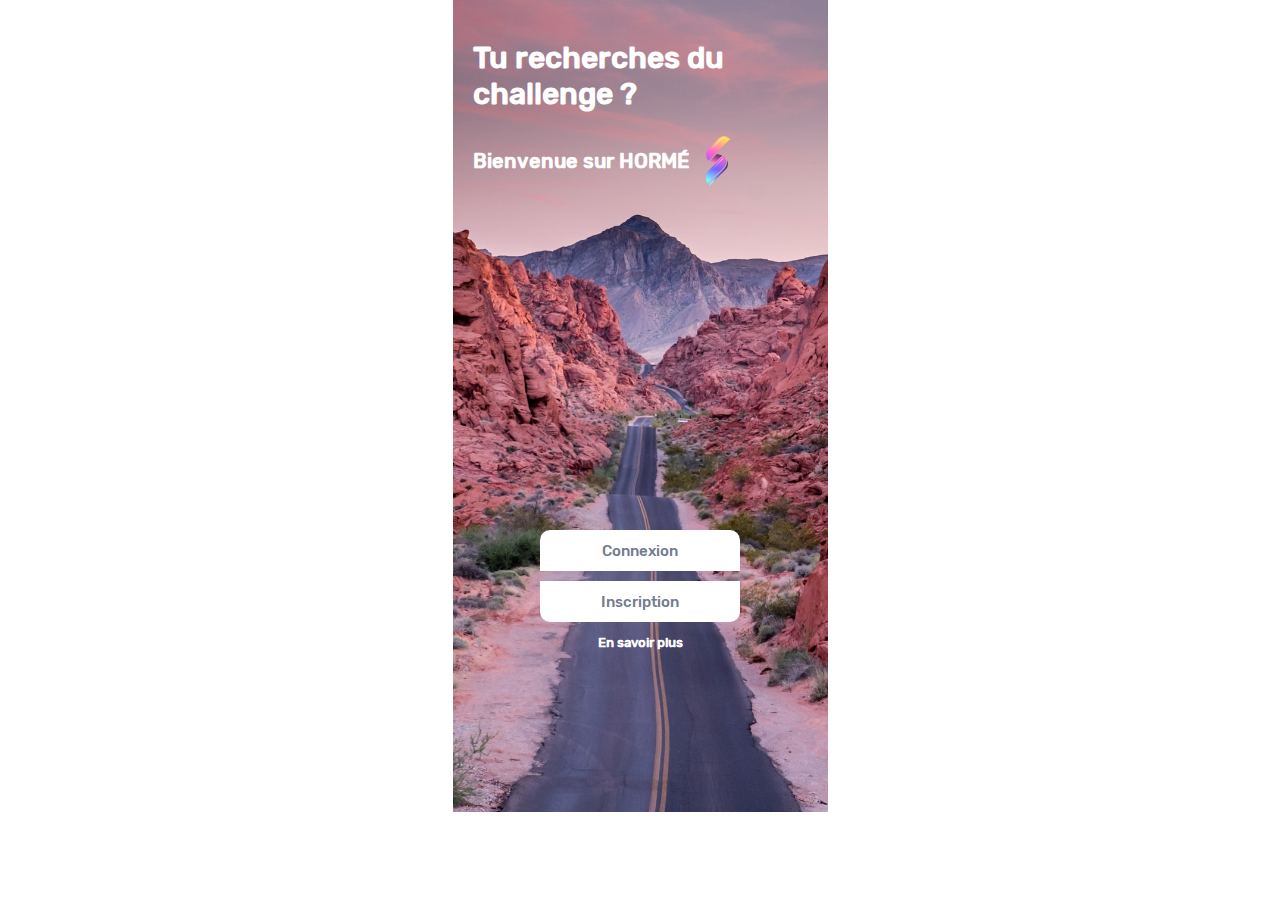
<file: index.html>
<!DOCTYPE html>
<html lang="en">
<head>
    <meta charset="UTF-8">
    <meta name="viewport" content="width=device-width, initial-scale=1.0">
    <meta http-equiv="X-UA-Compatible" content="ie=edge">
    <title>Projet long</title>
    <link rel="stylesheet" href="Accueil.css">
    <link rel="icon" type="image/x-icon" href="/favicon-ConvertImage.ico" /><link rel="shortcut icon" type="image/x-icon" href="/favicon-ConvertImage.ico" />
</head>
<body>

    <div class="conteneur">

        <div class="contenu">

            <div class="header">
                <h1> Tu recherches du challenge ? </h1>
                <div class="lolo"><h2> Bienvenue sur HORMÉ</h2>
                <img class ="Logo" src="logo-horme.png" alt=""></div>
                
            </div>

            <div class="block">

                <a href="projet-long-login.html"style="text-decoration:none"; color:#727C8E;> <div class="champs1">
                    <p class="texte"> Connexion </p>
                </div></a>

                <div class="champs2">
                    <p class="texte" > Inscription </p>
                </div>

               <h3> En savoir plus </h3>

            </div>

        </div>
    </div>
    
</body>
</html>
</file>
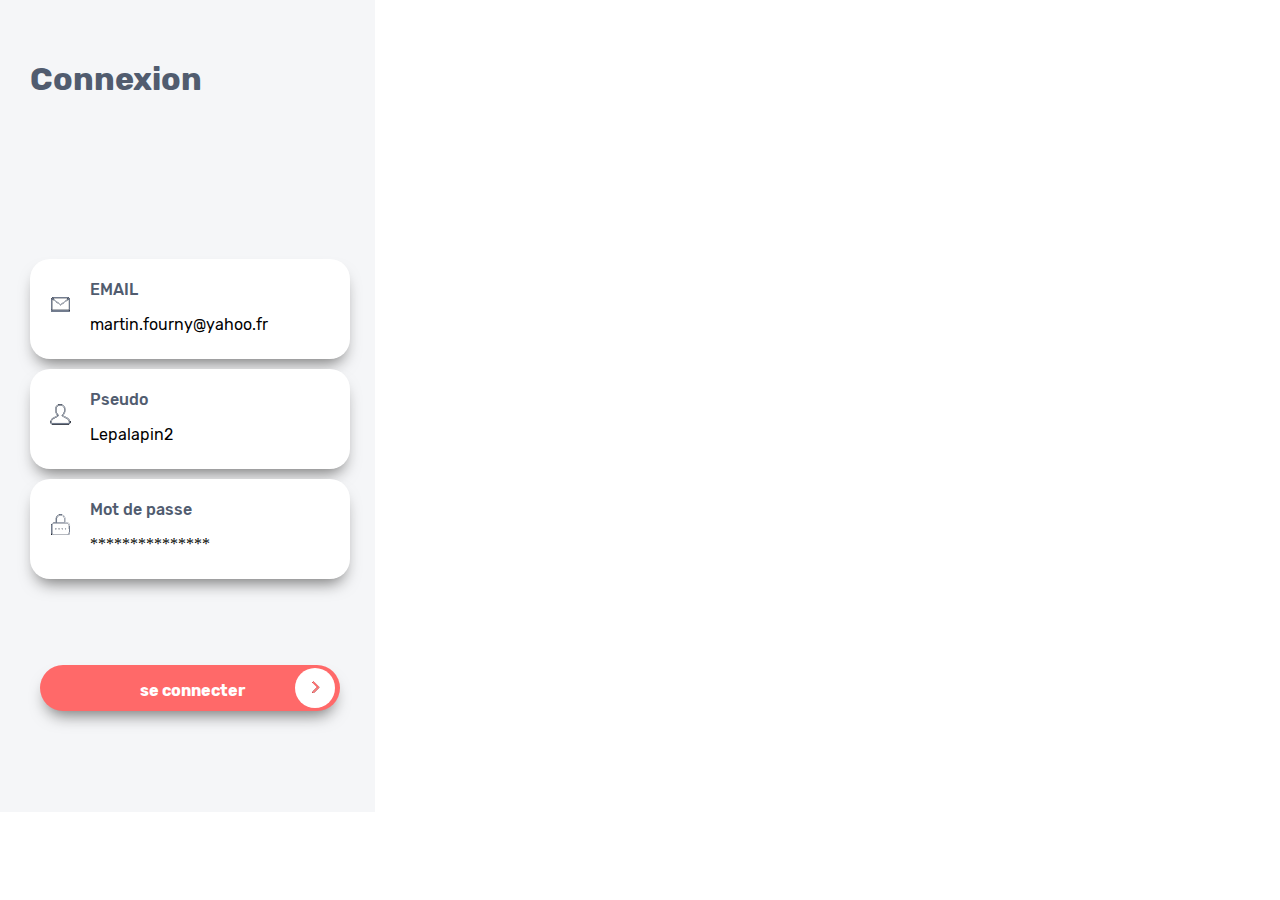
<file: projet-long-login.html>
<!DOCTYPE html>
<html lang="en">
<head>
    <meta charset="UTF-8">
    <meta name="viewport" content="width=device-width, initial-scale=1.0">
    <title>Projet long</title>
    <link rel="stylesheet" href="style.css">
</head>
<body>
  
    <div class="conteneur">
        <div class="contenu">
            <H1>Connexion</H1>

            <div class="block">
                
                <div class="champs1">
                    <div class="blanc1">
                    <img class="icone_mail" src="icone_mail.png" alt="mailounette" width="21px" height="21px">
                    
                    <div class= texte1>
                        <p class =EMAIL>EMAIL</p>
                        <p class =mail>martin.fourny@yahoo.fr</p>
                    </div>
                
                </div>
                </div>

                
                <div class="champs2">
                    <div class="blanc2">
                    <img class = "icone_util"src="icone_utilisateur.png" alt="bonhomme" width="21px" height="21px">
                    <div class= texte2>
                        <p class ="pseudo">Pseudo</p>
                        <p class ="Lepalapin" >Lepalapin2</p>
                    </div>
                
                </div>
                </div>
                
                <div class="champs3">
                    <div class="blanc3">
                    <img class = "icone_cadenas"src="icone_cadenas.png" alt="clickclack" width="21px" height="21px">
                    <div class= "texte3">
                        <p class="mdp">Mot de passe</p>
                        <p>***************</p>
                    </div>
                
                </div>
            </div>

            </div>

            <div class = "connecter">
                <nav>
                    <a href="Quest1.html"style="text-decoration:none"; color:#727C8E;><ul>
                        <div id="ellipse"></div>
                        <div id ="ellipse2"></div>
                       <p class = "connexion">se connecter</p>
                        <img class ="flecherouge"src="fleche_rouge.png" alt="flechounette">

                    </ul></a>
                </nav>
            </div>
        
        </div>


    </div>
    


</body>
</html>
</file>
<file: Accueil.css>
body{
margin:0;
    
}


@font-face {
    font-family: "Rubik";
    
	src: url('Rubik-Regular.ttf');
}

@font-face {
    font-family: "Rubikbold";
    
	src: url('Rubik-Bold.ttf');
}

@font-face {
    font-family: "Rubikmedium";
    
	src: url('Rubik-Medium.ttf');
}




h1{
    font-family: 'Rubikmedium', sans-serif ;
    margin-left:20px ;
    margin-top:0px ;
    /*color: #026BFE ;*/
    /*color: #FF6969;*/
    color:#FFFF;
    font-size: 30px;
}


h2{
    font-family: 'Rubikmedium', sans-serif ;
    margin-left:20px ;
    /*color: #026BFE ;*/
    /*color: #FF6969;*/
    color:#FFFF;
    font-size: 20px;
}

.lolo{
    display: flex;
    justify-content: flex-start;


}

.conteneur{
    height: 812px;
    width: 375px;
    margin: auto;
}

.contenu{
    background-image: url(roadtrip.jpeg);
    background-position: center;
    width: 100%;
    height: 100%;
    background-size: 150%;
    justify-content: center;
    position: relative;
}

.header{
    /*border: solid blue 1px;*/
    padding-top: 40px;
}

.block{
    margin-top : 340px;
    /*border: solid 1px green;*/
    text-align: center;
}


.logo{
    height:20px ;
    width: 20px;
}

.champs1{
    margin-top: 10px;
    margin-bottom: 10px;
    margin-left: auto;
    margin-right: auto;
    width: 200px;
    height: 40px;
    background: white;
    border-top-left-radius: 10px;
    border-top-right-radius: 10px;
    padding-top: 1px;
}

.champs2{
    margin-top: 10px;
    margin-bottom: 10px;
    margin-left: auto;
    margin-right: auto;
    width: 200px;
    height: 40px;
    background: white;
    border-bottom-left-radius: 10px;
    border-bottom-right-radius: 10px;
    padding-top: 1px;
}



.texte{
    color:#727C8E;
    font-family: 'Rubikmedium', sans-serif ;
    font-size: 15px;
    text-align: center;
    vertical-align: center;
    margin-top: 11px;
}

h3{
    font-family: 'Rubikmedium', sans-serif ;
    margin-left: auto;
    margin-right: auto;
    color: white ;
    font-size: 13px;
}
</file>
<file: style.css>
body{
    margin:0;
    padding:0;
    height: 812px;
    width: 375px;
}


@font-face {
    font-family: "Rubik";
    
	src: url('Rubik-Regular.ttf');
}

@font-face {
    font-family: "Rubikbold";
    
	src: url('Rubik-Bold.ttf');
}

@font-face {
    font-family: "Rubikmedium";
    
	src: url('Rubik-Medium.ttf');
}


h1{
    font-family: 'Rubikbold', serif ;
    margin-left:30px ;
    margin-top:60px ;
    color:#515C6F ;
}

.mdp{
    font-family: 'Rubikmedium' ;
    color: #515C6F;
}

.pseudo{
    font-family: 'Rubikmedium' ;
    color: #515C6F;
}

.Lepalapin{
    font-family: 'Rubik' ;
}

.connexion{
    font-family: 'Rubik' ;
}

.mail{
    font-family: 'Rubik' ;
    /*font-style: Regular;*/
}

.EMAIL{
    font-family: 'Rubikmedium' ;
    color: #515C6F;
}

.conteneur{
background-color: #F5F6F8;
height: 812px;
width: 375px;


}

.contenu{
    display: flex;
    flex-direction: row;
    flex-direction: column;

}

.champs1{
    display: flex;
    justify-content: flex-start;
    height: 100%;
}

.champs2{
    display: flex;
    justify-content: flex-start;
    height: 100%;
    
}

.champs3{
    display: flex;
    justify-content: flex-start;
    height: 100%;
}


.connecter{
    
 margin-top: 70px;   
 


}

.connexion{
    font-family: 'Rubikbold' ;
    z-index:1;
    bottom:40px;
    left: 100px;
    position: relative;
    color: #FFFF;
    
}

#ellipse{
    width: 300px;
    height: 46px;
    border-radius: 30px;
    background: #FF6969;
    position: absolute;
    z-index: 0;
    -webkit-box-shadow: 0 10px 16px -6px #777;
    -moz-box-shadow: 0 10px 16px -6px #777;
         box-shadow: 0 10px 16px -6px #777;


    
}

#ellipse2{
    width: 40px;
    height: 40px;
    border-radius: 20px;
    background: #ffffff;
    position: relative;
   
    margin-left: 255px;
    z-index: 1;
    
    top:3px;
}


.flecherouge{
    position: relative;
    left:265px;
    bottom:80px;
    z-index: 1;
}


.icone_mail{
    position: relative;
    top:35px;
    left:20px;
    

}

.icone_util{
    position: relative;
    top:35px;
    left:20px;
}

.icone_cadenas{
    position: relative;
    top:35px;
    left:20px;
}

.blanc1{
background-color: #ffffff;
border-radius: 20px;
margin-top: 10px; 
width:320px;   
height :100px;
-webkit-box-shadow: 0 10px 16px -6px #777;
-moz-box-shadow: 0 10px 16px -6px #777;
     box-shadow: 0 10px 16px -6px #777;
}

.champs1{
margin-left:30px ;

}


.block{
margin-top: 130px;

}

.blanc2{
    background-color: #ffffff;
    margin-top: 10px;    
    border-radius: 20px;
    width:320px;   
    height :100px;
    -webkit-box-shadow: 0 10px 16px -6px #777;
    -moz-box-shadow: 0 10px 16px -6px #777;
         box-shadow: 0 10px 16px -6px #777;
}


.champs2{
    margin-left:30px ;}

    .blanc3{
        background-color: #ffffff;
        margin-top: 10px;    
        border-radius: 20px; 
        width:320px;   
        height :100px;

        -webkit-box-shadow: 0 10px 16px -6px #777;
        -moz-box-shadow: 0 10px 16px -6px #777;
             box-shadow: 0 10px 16px -6px #777;
        }
.champs3{
     margin-left:30px ; 
    }

.texte1{
    margin-left:60px;
    position :relative;
    bottom:20px;
}
.texte2{
    margin-left:60px;
    position :relative;
    bottom:20px;
}
.texte3{
    margin-left:60px;
    position :relative;
    bottom:20px;
}
</file>
